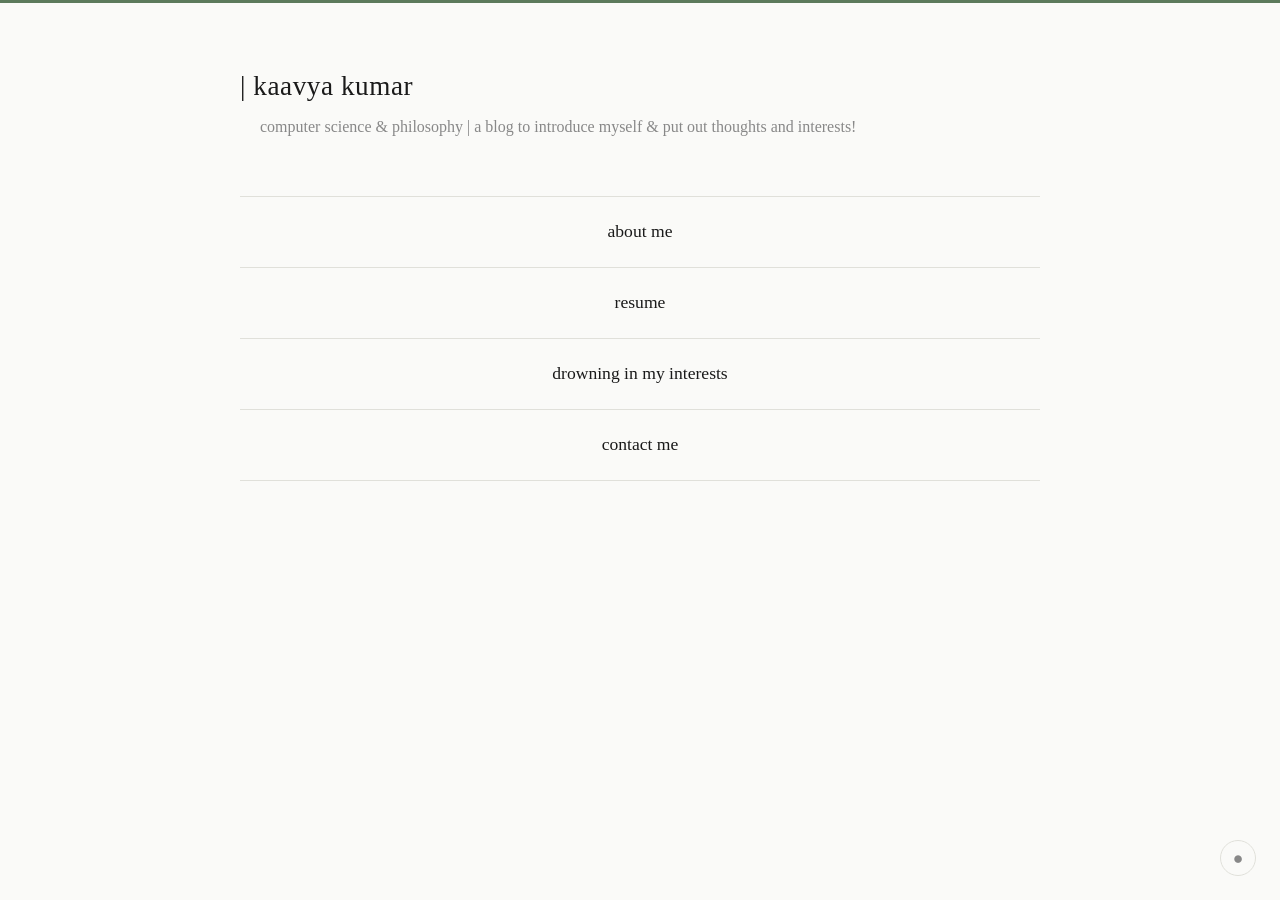
<file: index.html>
<!DOCTYPE html>
<html lang="en">
<head>
  <meta charset="UTF-8">
  <meta name="viewport" content="width=device-width, initial-scale=1.0">
  <title>kaavya</title>
  <link rel="stylesheet" href="style.css">
  <script src="toggle.js"></script>
</head>
<body>
  <main>
    <header>
      <h1><a href="index.html"> | kaavya kumar</a></h1>
      <p> computer science & philosophy | a blog to introduce myself & put out thoughts and interests!</p>
    </header>

    <ul class="menu">
      <li>
        <a href="pages/about.html">about me</a>
        <!-- <time datetime="2026-03-22">2026-03-22</time> -->
      </li>
      <li>
        <a href="blog-cv.pdf">resume</a>
        <!-- <time datetime="2026-03-22">2026-03-22</time> -->
      </li>
      <li>
        <a href="pages/drowning.html">drowning in my interests</a>
      </li> 
       <li>
        <a href="pages/contact.html">contact me</a>
      </li> 
    </ul>
  </main>
</body>
</html>
</file>
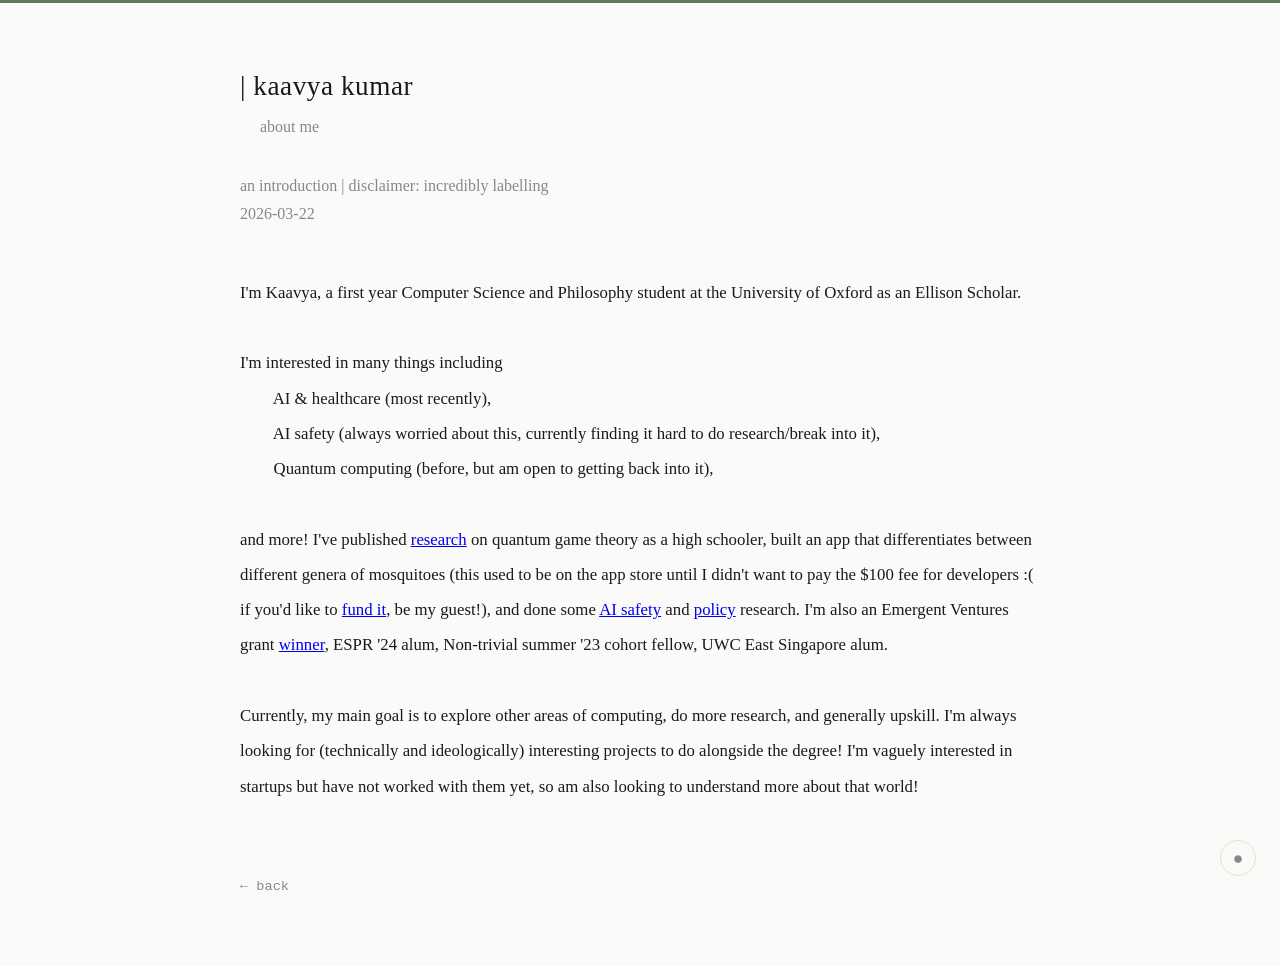
<file: pages/about.html>
<!DOCTYPE html>
<html lang="en">
<head>
  <meta charset="UTF-8">
  <meta name="viewport" content="width=device-width, initial-scale=1.0">
  <title>drowning in my interests — kaavya</title>
  <link rel="stylesheet" href="../style.css">
  <script src="../toggle.js"></script>
</head>
<body>
  <main>
    <header>
      <h1><a href="../index.html">| kaavya kumar</a></h1>
      <p>about me</p>
      
    </header>

    <div class="page-intro">
      <p>an introduction | disclaimer: incredibly labelling <br> <time datetime="2026-03-22">2026-03-22</time></p>
    </div>

    <div class="post-body">
      <p>
        I'm Kaavya, a first year Computer Science and Philosophy student at the University of Oxford as an Ellison Scholar. <br>
        <br>
        I'm interested in many things including
        <br>&emsp;&emsp;AI & healthcare (most recently),
        <br> &emsp;&emsp;AI safety (always worried about this, currently finding it hard to do research/break into it),
        <br>&emsp;&emsp;Quantum computing (before, but am open to getting back into it), 
        <br>
        <br> and more! I've published <a href="https://journals.aps.org/prresearch/abstract/10.1103/PhysRevResearch.7.013104">research</a> on quantum game theory as a high schooler, built an app that differentiates between different genera of mosquitoes (this used to be on the app store until I didn't want to pay the $100 fee for developers :( if you'd like to <a href="fund.html">fund it</a>, be my guest!), and done some <a href="https://papers.ssrn.com/sol3/papers.cfm?abstract_id=5000207">AI safety</a> and <a href="https://papers.ssrn.com/sol3/papers.cfm?abstract_id=4709661">policy</a> research. I'm also an Emergent Ventures grant <a href="https://marginalrevolution.com/marginalrevolution/2024/05/emergent-ventures-34th-cohort.html">winner</a>, ESPR '24 alum, Non-trivial summer '23 cohort fellow, UWC East Singapore alum.
        <br>
        <br> Currently, my main goal is to explore other areas of computing, do more research, and generally upskill. I'm always looking for (technically and ideologically) interesting projects to do alongside the degree! I'm vaguely interested in startups but have not worked with them yet, so am also looking to understand more about that world!
      </p>
     </div>
    <a class="back" href="../index.html">← back</a>
  </main>
</body>
</html>
</file>
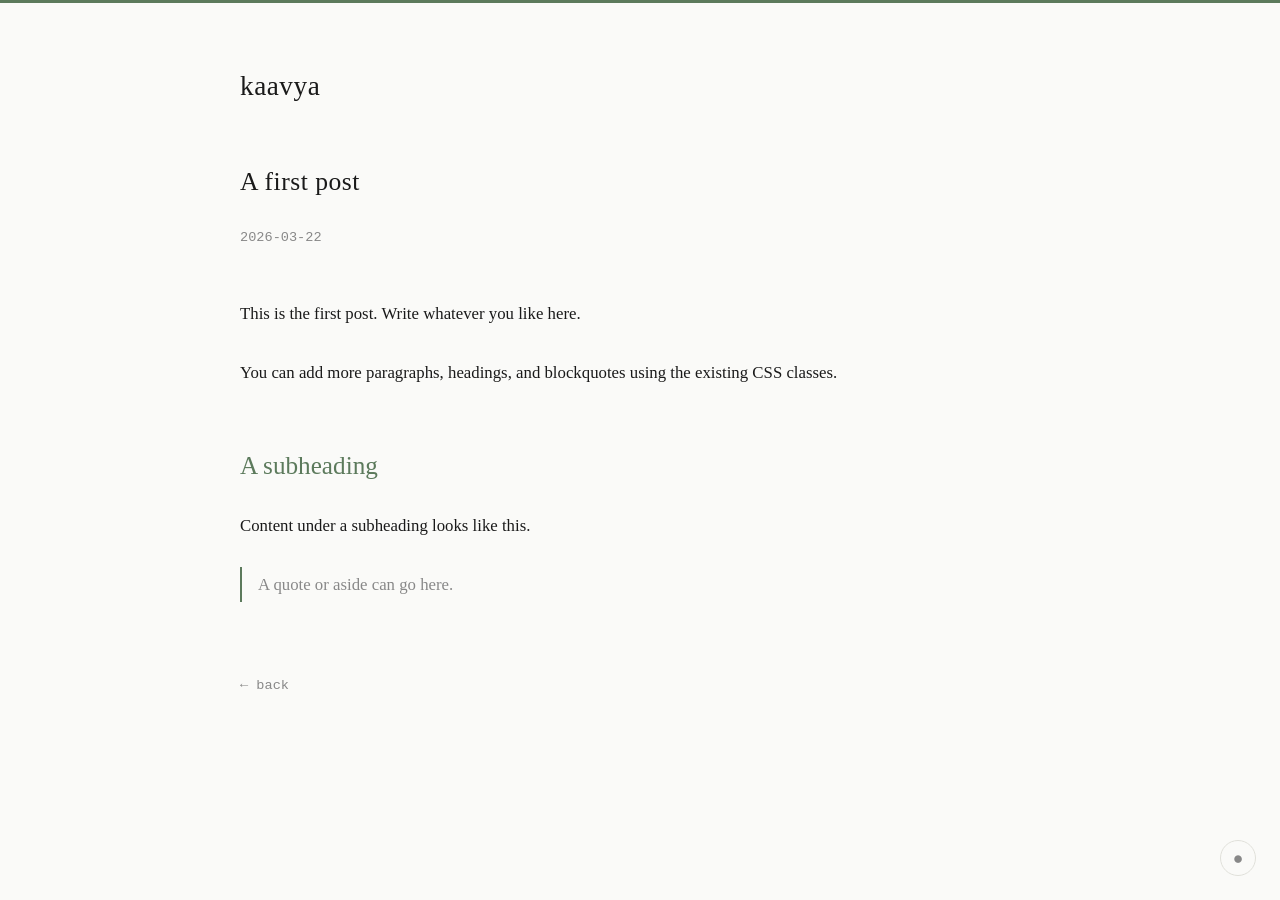
<file: pages/arcade.html>
<!DOCTYPE html>
<html lang="en">
<head>
  <meta charset="UTF-8">
  <meta name="viewport" content="width=device-width, initial-scale=1.0">
  <title>A first post — kaavya</title>
  <link rel="stylesheet" href="../style.css">
  <script src="../toggle.js"></script>
</head>
<body>
  <main>
    <header>
      <h1><a href="../index.html">kaavya</a></h1>
    </header>

    <article>
      <header>
        <h1>A first post</h1>
        <time datetime="2026-03-22">2026-03-22</time>
      </header>

      <div class="post-body">
        <p>
          This is the first post. Write whatever you like here.
        </p>
        <p>
          You can add more paragraphs, headings, and blockquotes using the
          existing CSS classes.
        </p>
        <h2>A subheading</h2>
        <p>
          Content under a subheading looks like this.
        </p>
        <blockquote>
          A quote or aside can go here.
        </blockquote>
      </div>

      <a class="back" href="../index.html">← back</a>
    </article>
  </main>
</body>
</html>
</file>
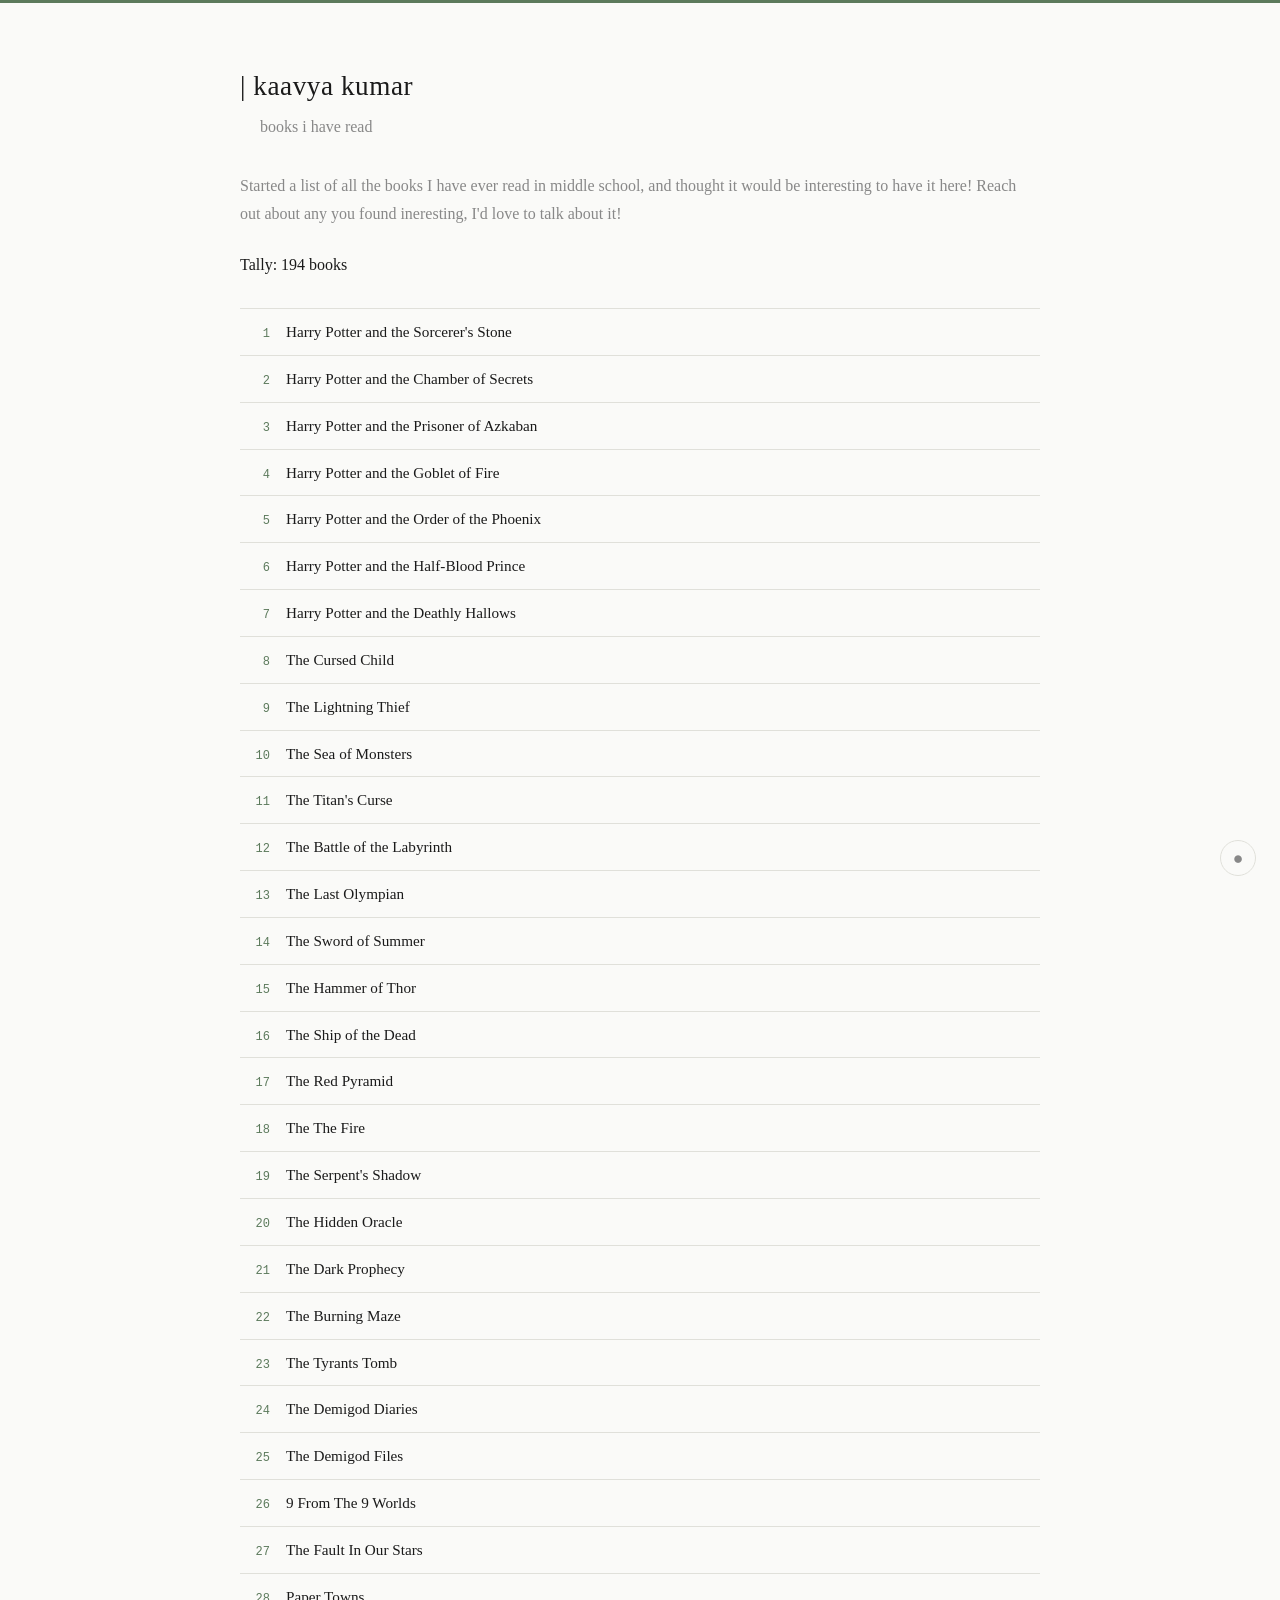
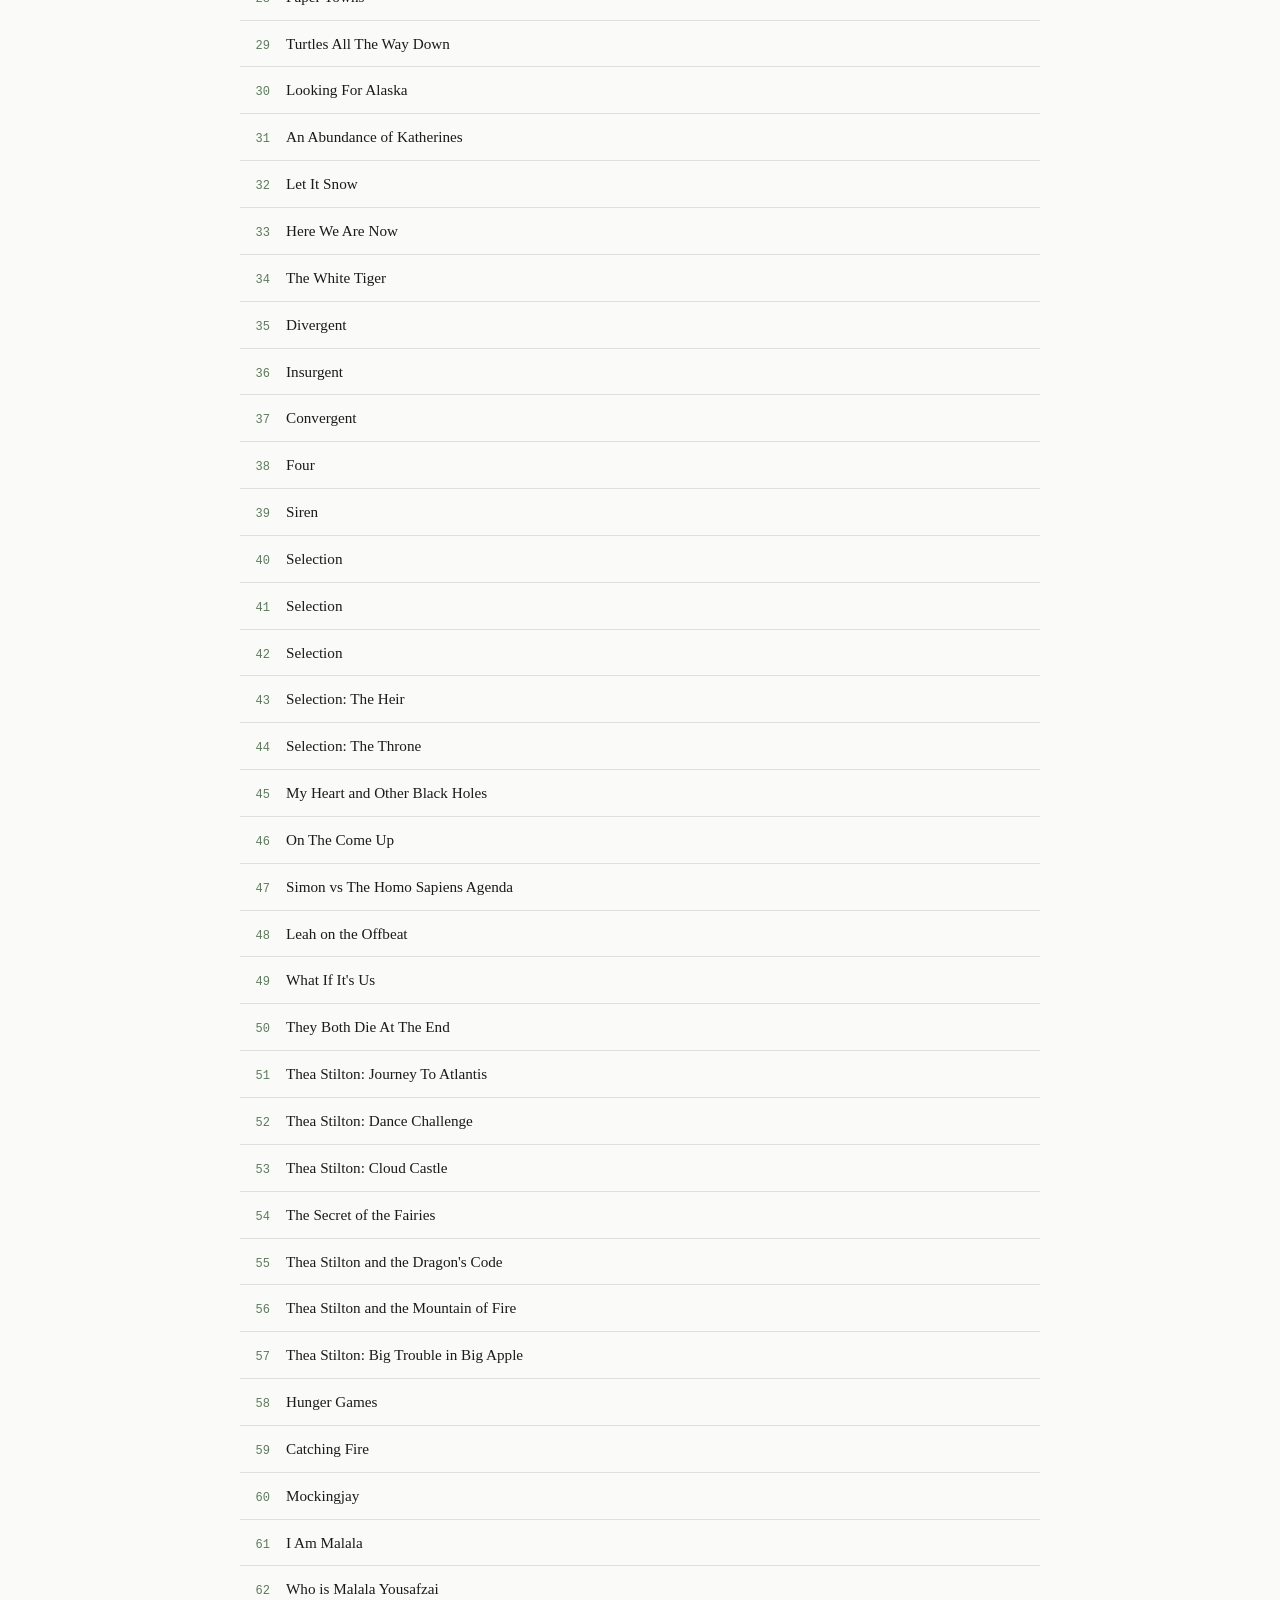
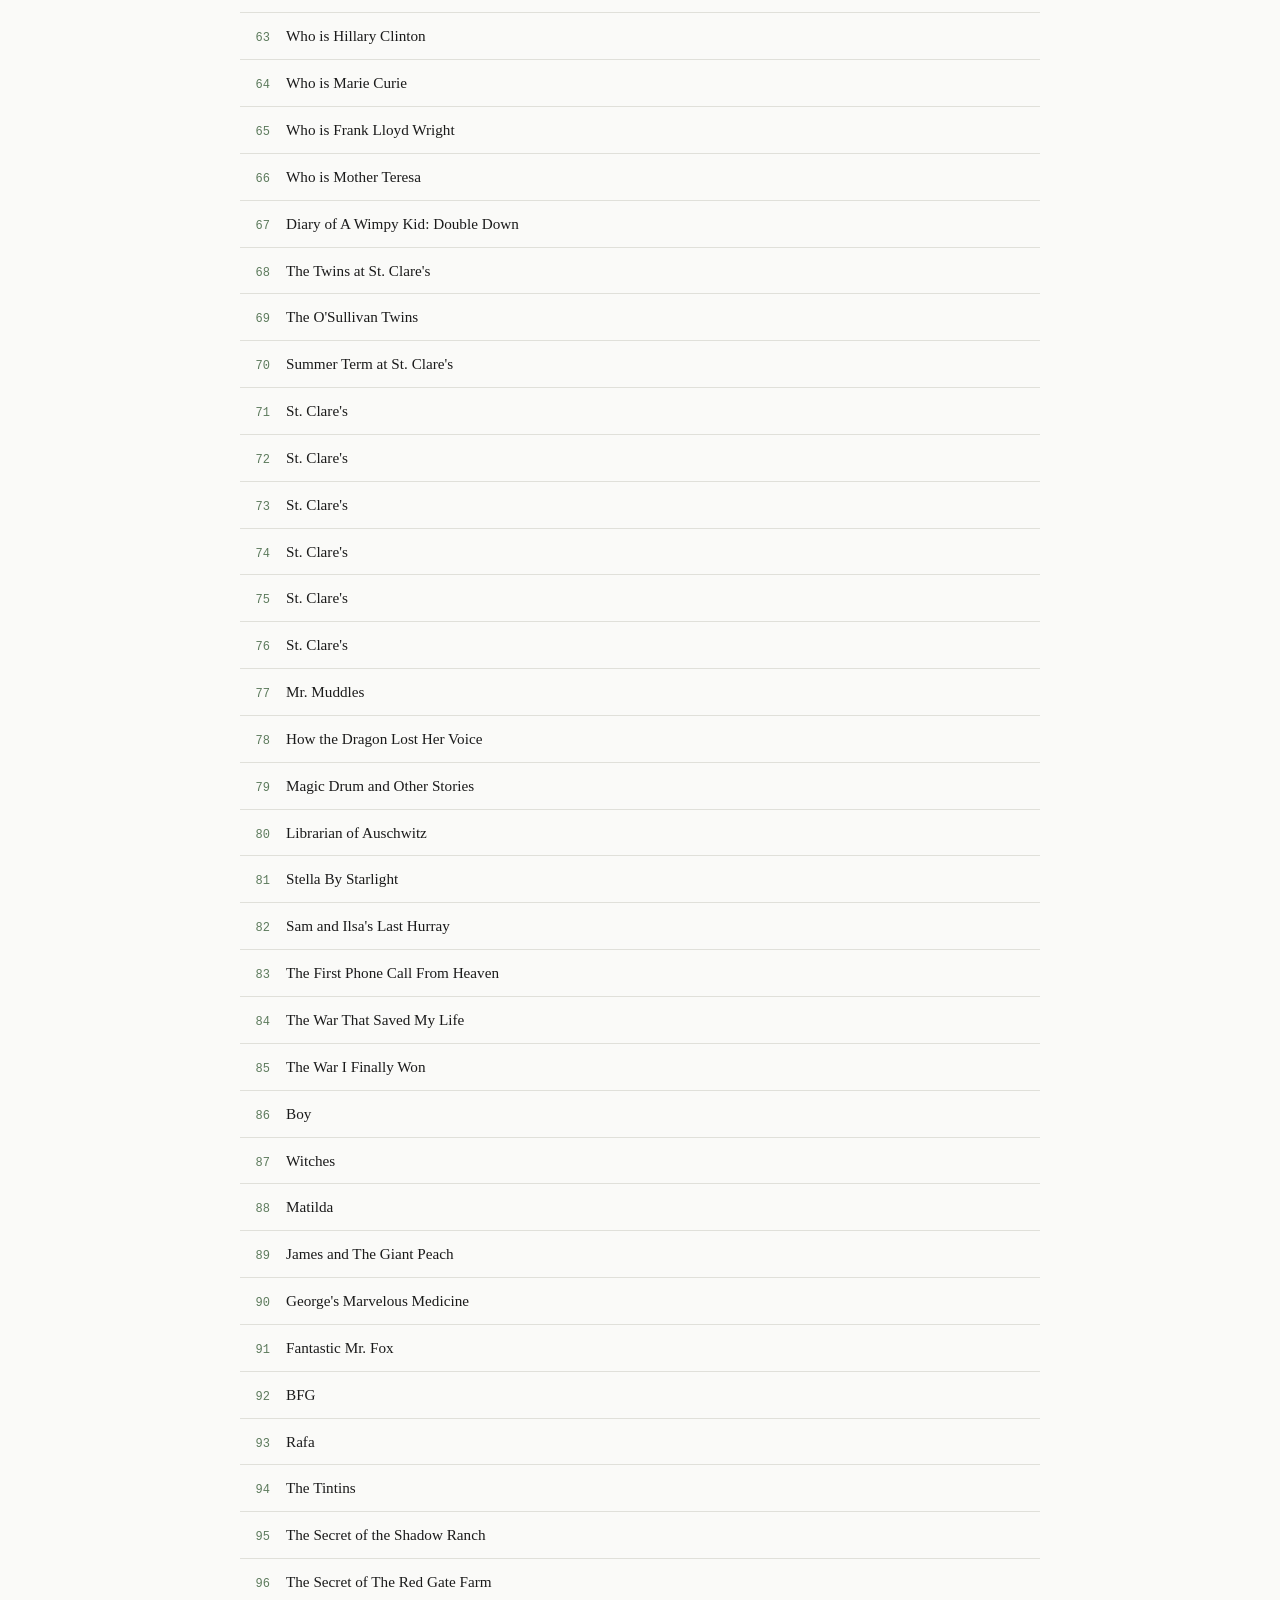
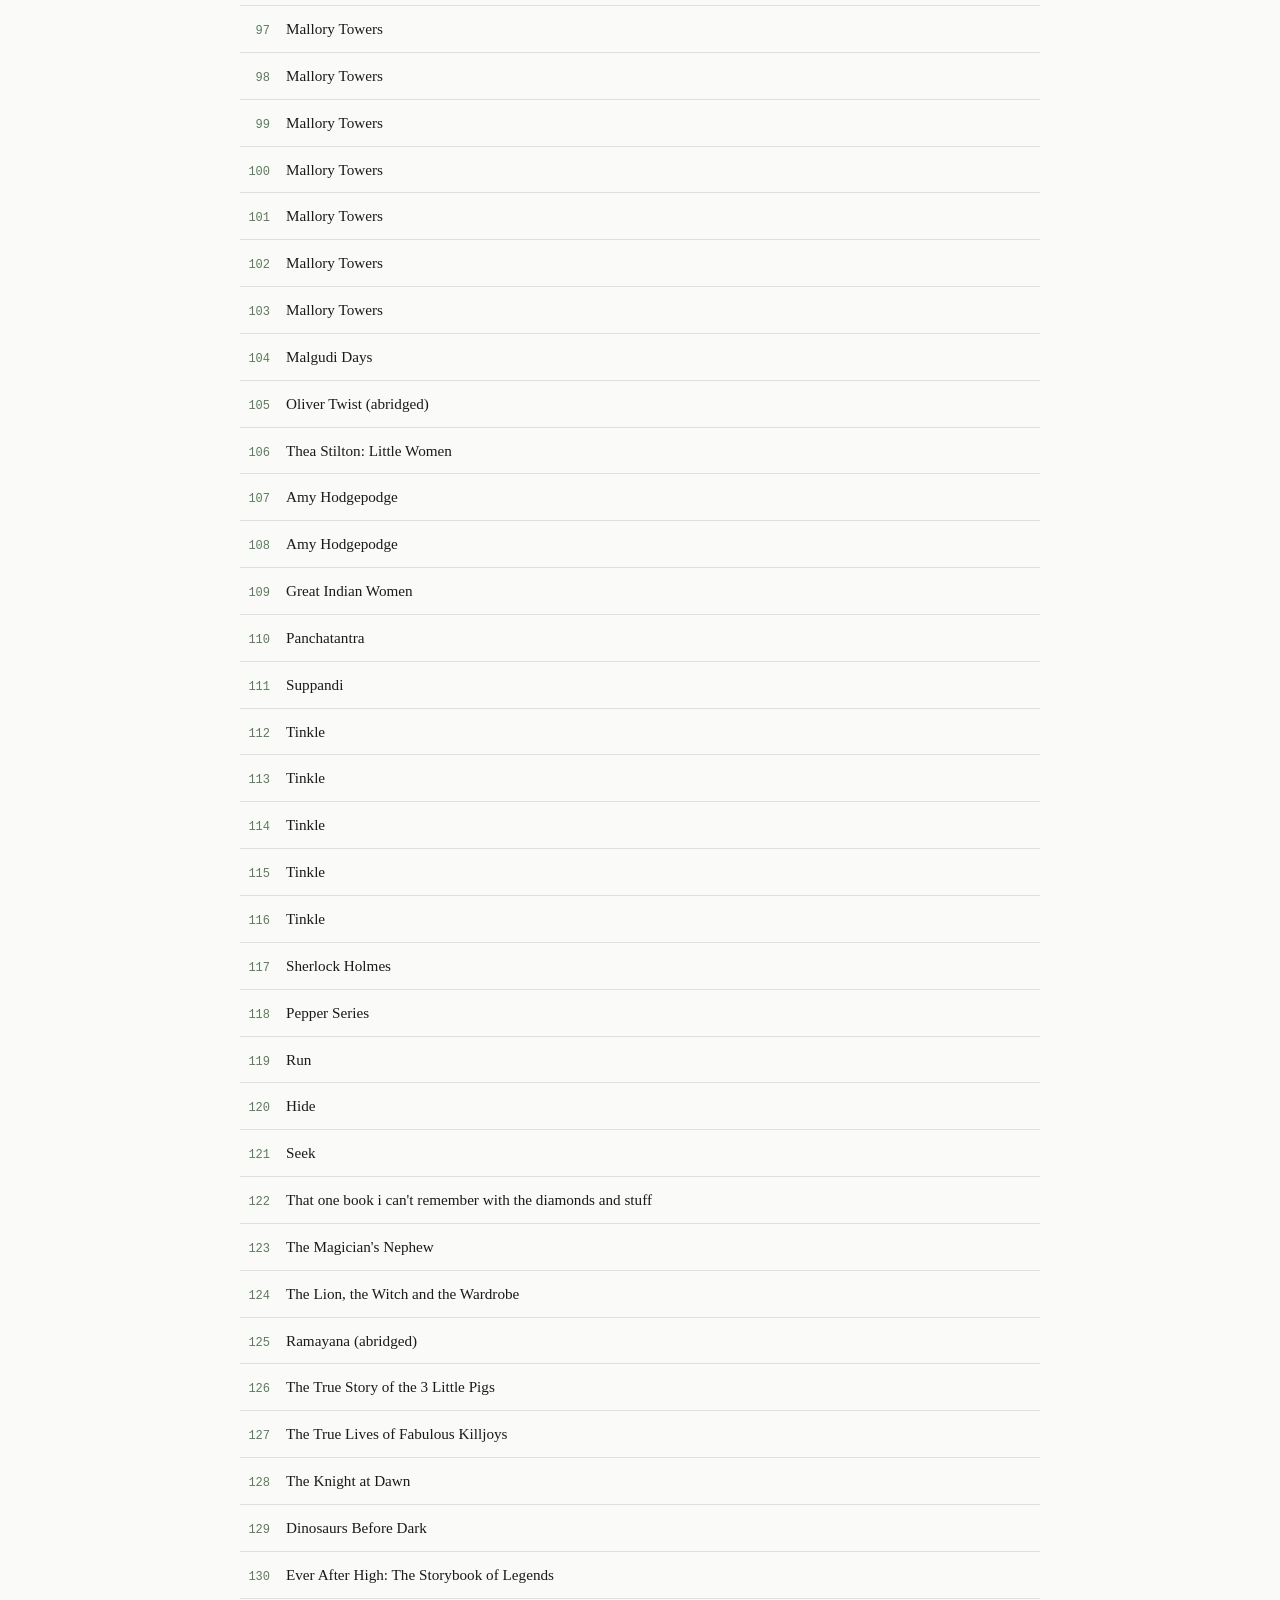
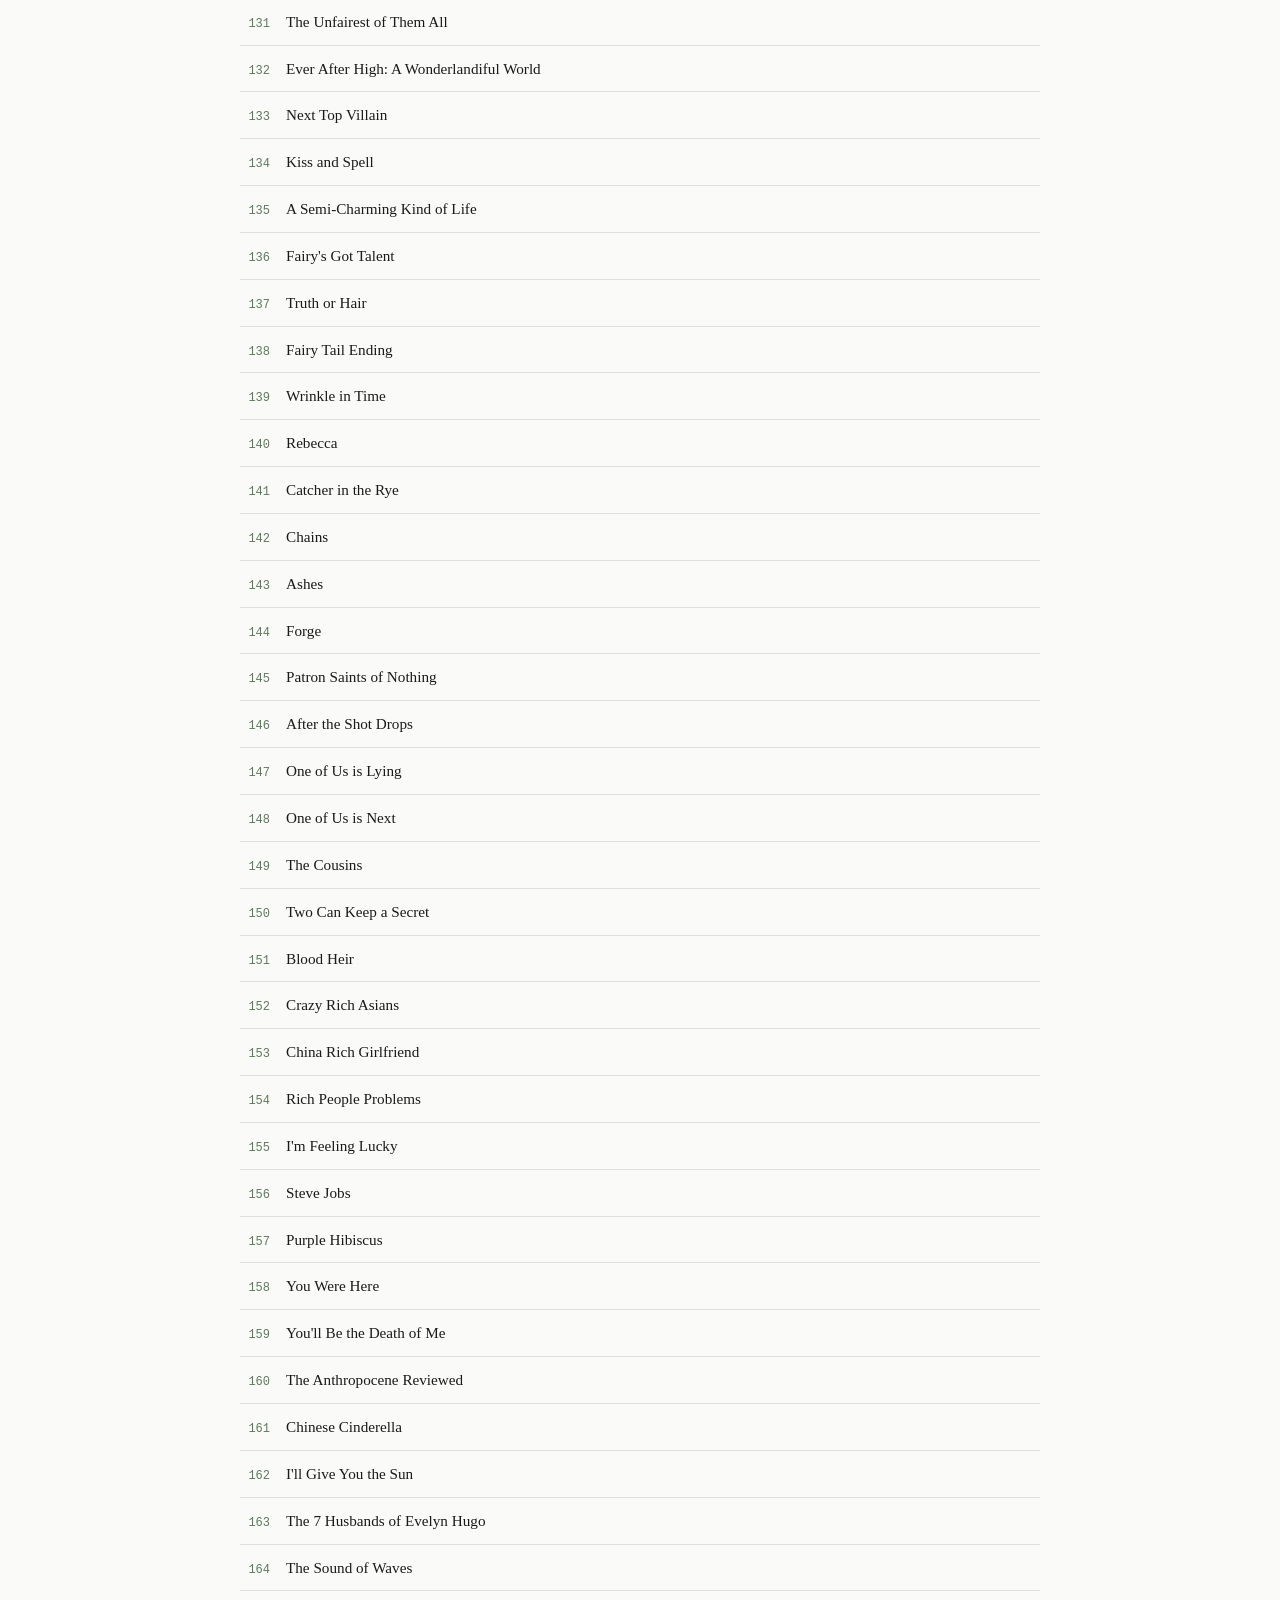
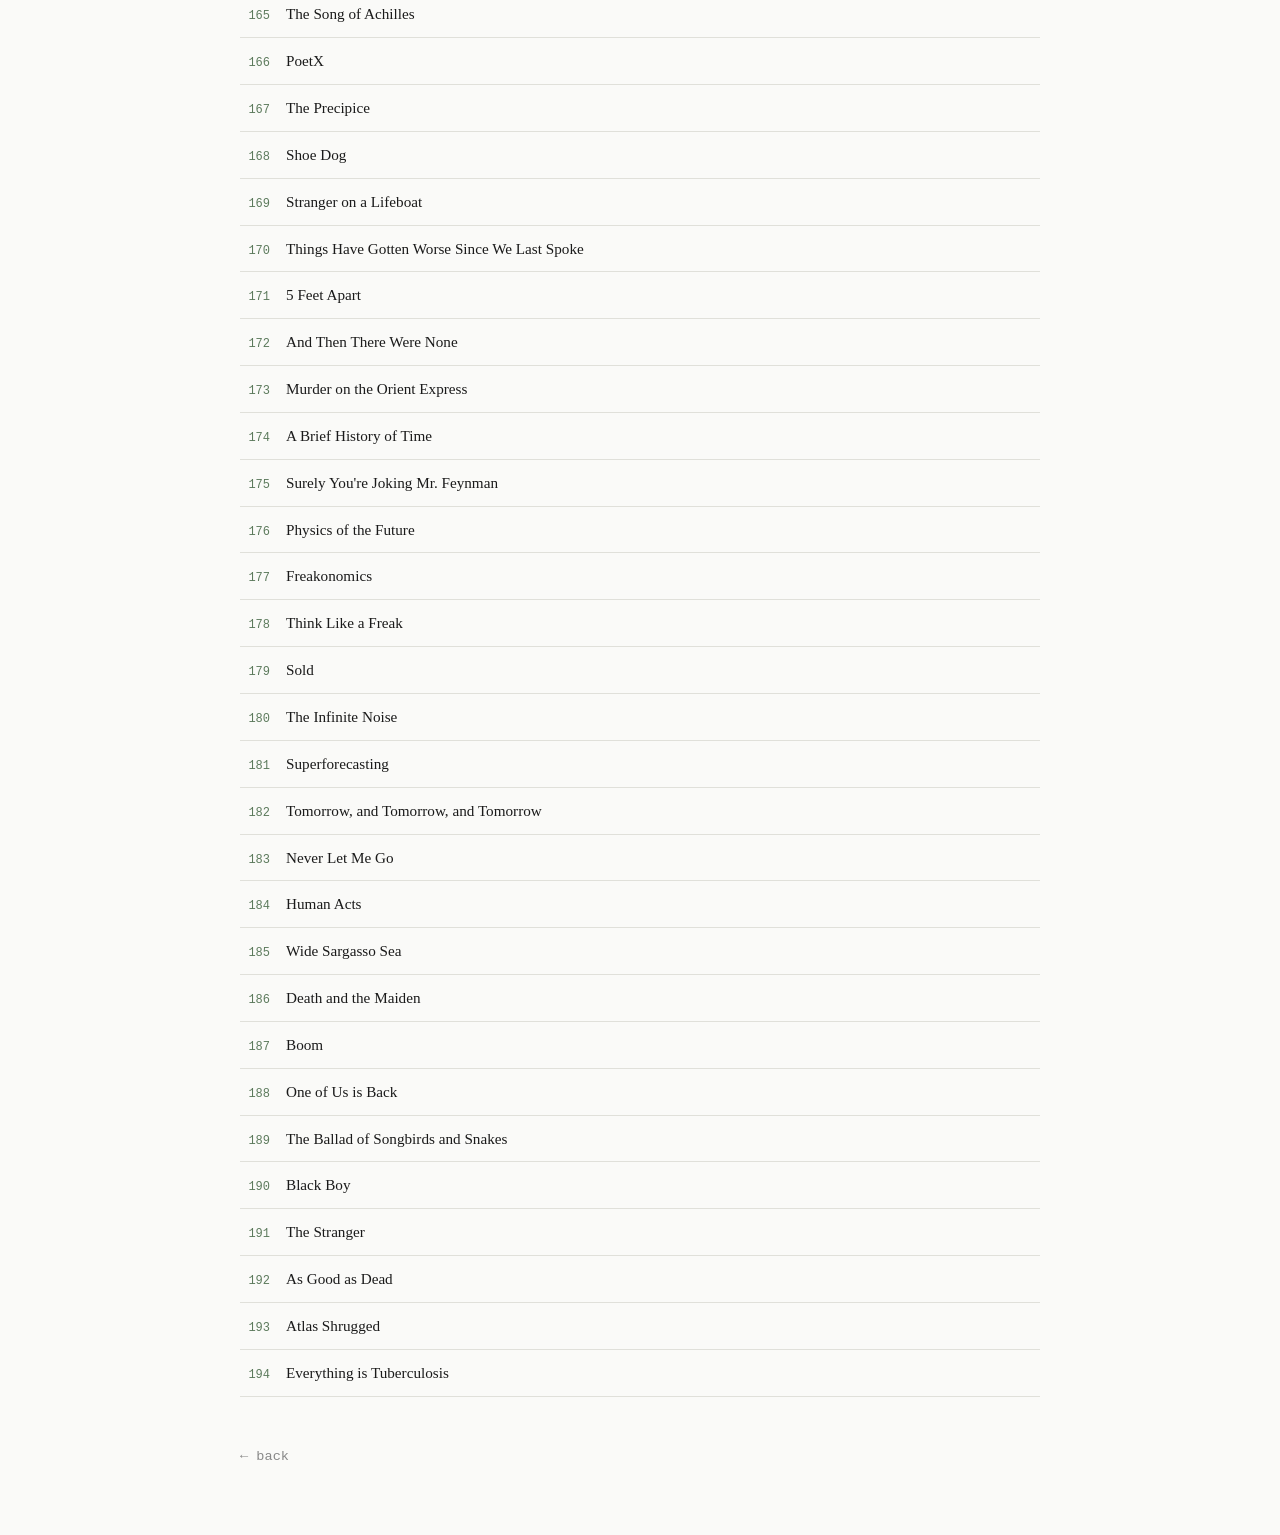
<file: pages/books.html>
<!DOCTYPE html>
<html lang="en">
<head>
  <meta charset="UTF-8">
  <meta name="viewport" content="width=device-width, initial-scale=1.0">
  <title>drowning in my interests — kaavya</title>
  <link rel="stylesheet" href="../style.css">
  <script src="../toggle.js"></script>
</head>
<body>
  <main>
    <header>
      <h1><a href="../index.html">| kaavya kumar</a></h1>
      <p>books i have read</p>
    </header>

    <div class="page-intro">
      <p>Started a list of all the books I have ever read in middle school, and thought it would be interesting to have it here! Reach out about any you found ineresting, I'd love to talk about it!</p>
    </div>
    <div class="tally">
      <p>Tally: 194 books</p>
    </div>

    <ol class="book-list">
      <li>Harry Potter and the Sorcerer's Stone</li>
      <li>Harry Potter and the Chamber of Secrets</li>
      <li>Harry Potter and the Prisoner of Azkaban</li>
      <li>Harry Potter and the Goblet of Fire</li>
      <li>Harry Potter and the Order of the Phoenix</li>
      <li>Harry Potter and the Half-Blood Prince</li>
      <li>Harry Potter and the Deathly Hallows</li>
      <li>The Cursed Child</li>
      <li>The Lightning Thief</li>
      <li>The Sea of Monsters</li>
      <li>The Titan's Curse</li>
      <li>The Battle of the Labyrinth</li>
      <li>The Last Olympian</li>
      <li>The Sword of Summer</li>
      <li>The Hammer of Thor</li>
      <li>The Ship of the Dead</li>
      <li>The Red Pyramid</li>
      <li>The The Fire</li>
      <li>The Serpent's Shadow</li>
      <li>The Hidden Oracle</li>
      <li>The Dark Prophecy</li>
      <li>The Burning Maze</li>
      <li>The Tyrants Tomb</li>
      <li>The Demigod Diaries</li>
      <li>The Demigod Files</li>
      <li>9 From The 9 Worlds</li>
      <li>The Fault In Our Stars</li>
      <li>Paper Towns</li>
      <li>Turtles All The Way Down</li>
      <li>Looking For Alaska</li>
      <li>An Abundance of Katherines</li>
      <li>Let It Snow</li>
      <li>Here We Are Now</li>
      <li>The White Tiger</li>
      <li>Divergent</li>
      <li>Insurgent</li>
      <li>Convergent</li>
      <li>Four</li>
      <li>Siren</li>
      <li>Selection</li>
      <li>Selection</li>
      <li>Selection</li>
      <li>Selection: The Heir</li>
      <li>Selection: The Throne</li>
      <li>My Heart and Other Black Holes</li>
      <li>On The Come Up</li>
      <li>Simon vs The Homo Sapiens Agenda</li>
      <li>Leah on the Offbeat</li>
      <li>What If It's Us</li>
      <li>They Both Die At The End</li>
      <li>Thea Stilton: Journey To Atlantis</li>
      <li>Thea Stilton: Dance Challenge</li>
      <li>Thea Stilton: Cloud Castle</li>
      <li>The Secret of the Fairies</li>
      <li>Thea Stilton and the Dragon's Code</li>
      <li>Thea Stilton and the Mountain of Fire</li>
      <li>Thea Stilton: Big Trouble in Big Apple</li>
      <li>Hunger Games</li>
      <li>Catching Fire</li>
      <li>Mockingjay</li>
      <li>I Am Malala</li>
      <li>Who is Malala Yousafzai</li>
      <li>Who is Hillary Clinton</li>
      <li>Who is Marie Curie</li>
      <li>Who is Frank Lloyd Wright</li>
      <li>Who is Mother Teresa</li>
      <li>Diary of A Wimpy Kid: Double Down</li>
      <li>The Twins at St. Clare's</li>
      <li>The O'Sullivan Twins</li>
      <li>Summer Term at St. Clare's</li>
      <li>St. Clare's</li>
      <li>St. Clare's</li>
      <li>St. Clare's</li>
      <li>St. Clare's</li>
      <li>St. Clare's</li>
      <li>St. Clare's</li>
      <li>Mr. Muddles</li>
      <li>How the Dragon Lost Her Voice</li>
      <li>Magic Drum and Other Stories</li>
      <li>Librarian of Auschwitz</li>
      <li>Stella By Starlight</li>
      <li>Sam and Ilsa's Last Hurray</li>
      <li>The First Phone Call From Heaven</li>
      <li>The War That Saved My Life</li>
      <li>The War I Finally Won</li>
      <li>Boy</li>
      <li>Witches</li>
      <li>Matilda</li>
      <li>James and The Giant Peach</li>
      <li>George's Marvelous Medicine</li>
      <li>Fantastic Mr. Fox</li>
      <li>BFG</li>
      <li>Rafa</li>
      <li>The Tintins</li>
      <li>The Secret of the Shadow Ranch</li>
      <li>The Secret of The Red Gate Farm</li>
      <li>Mallory Towers</li>
      <li>Mallory Towers</li>
      <li>Mallory Towers</li>
      <li>Mallory Towers</li>
      <li>Mallory Towers</li>
      <li>Mallory Towers</li>
      <li>Mallory Towers</li>
      <li>Malgudi Days</li>
      <li>Oliver Twist (abridged)</li>
      <li>Thea Stilton: Little Women</li>
      <li>Amy Hodgepodge</li>
      <li>Amy Hodgepodge</li>
      <li>Great Indian Women</li>
      <li>Panchatantra</li>
      <li>Suppandi</li>
      <li>Tinkle</li>
      <li>Tinkle</li>
      <li>Tinkle</li>
      <li>Tinkle</li>
      <li>Tinkle</li>
      <li>Sherlock Holmes</li>
      <li>Pepper Series</li>
      <li>Run</li>
      <li>Hide</li>
      <li>Seek</li>
      <li>That one book i can't remember with the diamonds and stuff</li>
      <li>The Magician's Nephew</li>
      <li>The Lion, the Witch and the Wardrobe</li>
      <li>Ramayana (abridged)</li>
      <li>The True Story of the 3 Little Pigs</li>
      <li>The True Lives of Fabulous Killjoys</li>
      <li>The Knight at Dawn</li>
      <li>Dinosaurs Before Dark</li>
      <li>Ever After High: The Storybook of Legends</li>
      <li>The Unfairest of Them All</li>
      <li>Ever After High: A Wonderlandiful World</li>
      <li>Next Top Villain</li>
      <li>Kiss and Spell</li>
      <li>A Semi-Charming Kind of Life</li>
      <li>Fairy's Got Talent</li>
      <li>Truth or Hair</li>
      <li>Fairy Tail Ending</li>
      <li>Wrinkle in Time</li>
      <li>Rebecca</li>
      <li>Catcher in the Rye</li>
      <li>Chains</li>
      <li>Ashes</li>
      <li>Forge</li>
      <li>Patron Saints of Nothing</li>
      <li>After the Shot Drops</li>
      <li>One of Us is Lying</li>
      <li>One of Us is Next</li>
      <li>The Cousins</li>
      <li>Two Can Keep a Secret</li>
      <li>Blood Heir</li>
      <li>Crazy Rich Asians</li>
      <li>China Rich Girlfriend</li>
      <li>Rich People Problems</li>
      <li>I'm Feeling Lucky</li>
      <li>Steve Jobs</li>
      <li>Purple Hibiscus</li>
      <li>You Were Here</li>
      <li>You'll Be the Death of Me</li>
      <li>The Anthropocene Reviewed</li>
      <li>Chinese Cinderella</li>
      <li>I'll Give You the Sun</li>
      <li>The 7 Husbands of Evelyn Hugo</li>
      <li>The Sound of Waves</li>
      <li>The Song of Achilles</li>
      <li>PoetX</li>
      <li>The Precipice</li>
      <li>Shoe Dog</li>
      <li>Stranger on a Lifeboat</li>
      <li>Things Have Gotten Worse Since We Last Spoke</li>
      <li>5 Feet Apart</li>
      <li>And Then There Were None</li>
      <li>Murder on the Orient Express</li>
      <li>A Brief History of Time</li>
      <li>Surely You're Joking Mr. Feynman</li>
      <li>Physics of the Future</li>
      <li>Freakonomics</li>
      <li>Think Like a Freak</li>
      <li>Sold</li>
      <li>The Infinite Noise</li>
      <li>Superforecasting</li>
      <li>Tomorrow, and Tomorrow, and Tomorrow</li>
      <li>Never Let Me Go</li>
      <li>Human Acts</li>
      <li>Wide Sargasso Sea</li>
      <li>Death and the Maiden</li>
      <li>Boom</li>
      <li>One of Us is Back</li>
      <li>The Ballad of Songbirds and Snakes</li>
      <li>Black Boy</li>
      <li>The Stranger</li>
      <li>As Good as Dead</li>
      <li>Atlas Shrugged</li>
      <li>Everything is Tuberculosis</li>
    </ol>

    <a class="back" href="drowning.html">← back</a>
  </main>
</body>
</html>
</file>
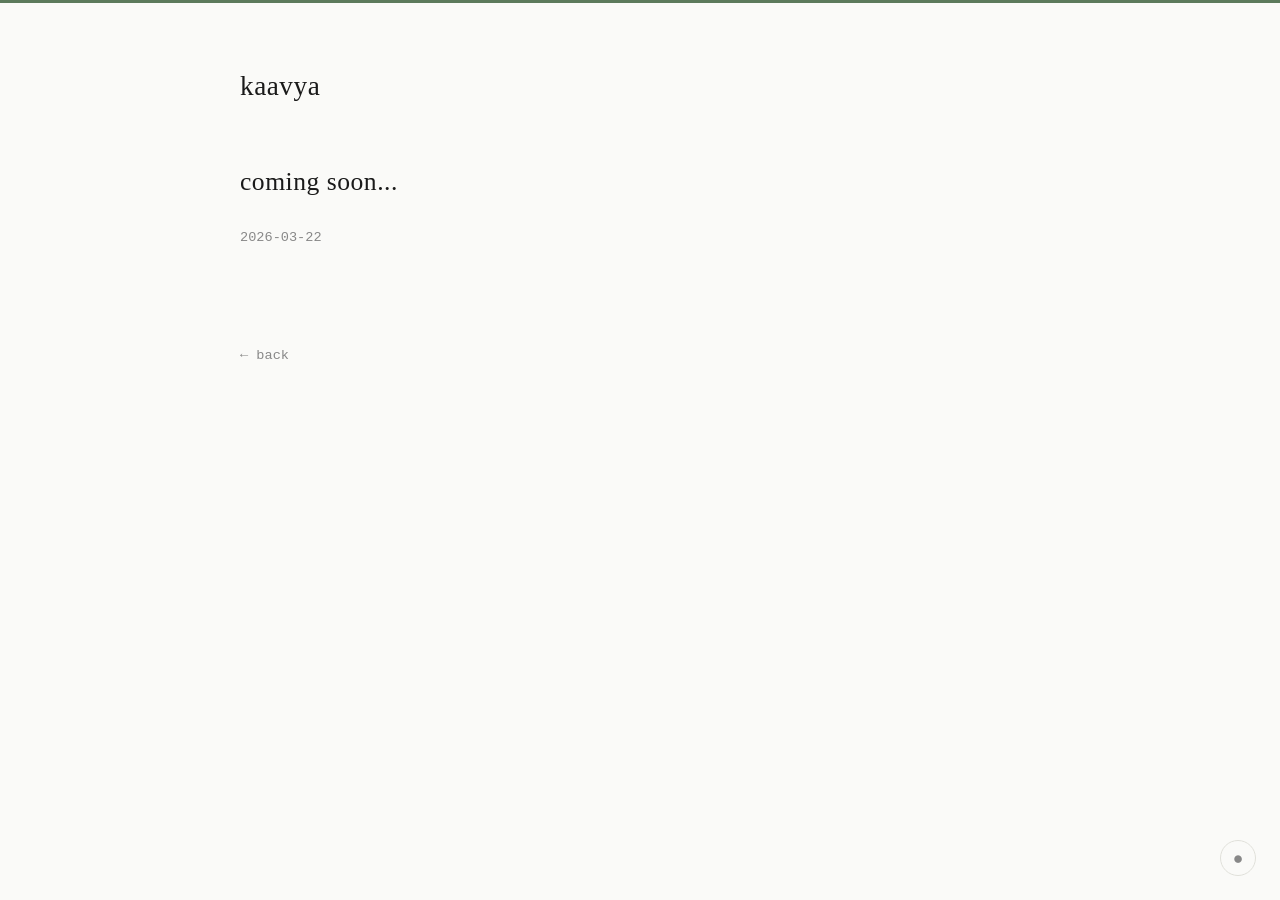
<file: pages/coming-soon.html>
<!DOCTYPE html>
<html lang="en">
<head>
  <meta charset="UTF-8">
  <meta name="viewport" content="width=device-width, initial-scale=1.0">
  <title>A first post — kaavya</title>
  <link rel="stylesheet" href="../style.css">
  <script src="../toggle.js"></script>
</head>
<body>
  <main>
    <header>
      <h1><a href="../index.html">kaavya</a></h1>
    </header>

    <article>
      <header>
        <h1>coming soon...</h1>
        <time datetime="2026-03-22">2026-03-22</time>
      </header>
      <a class="back" href="../index.html">← back</a>
    </article>
  </main>
</body>
</html>
</file>
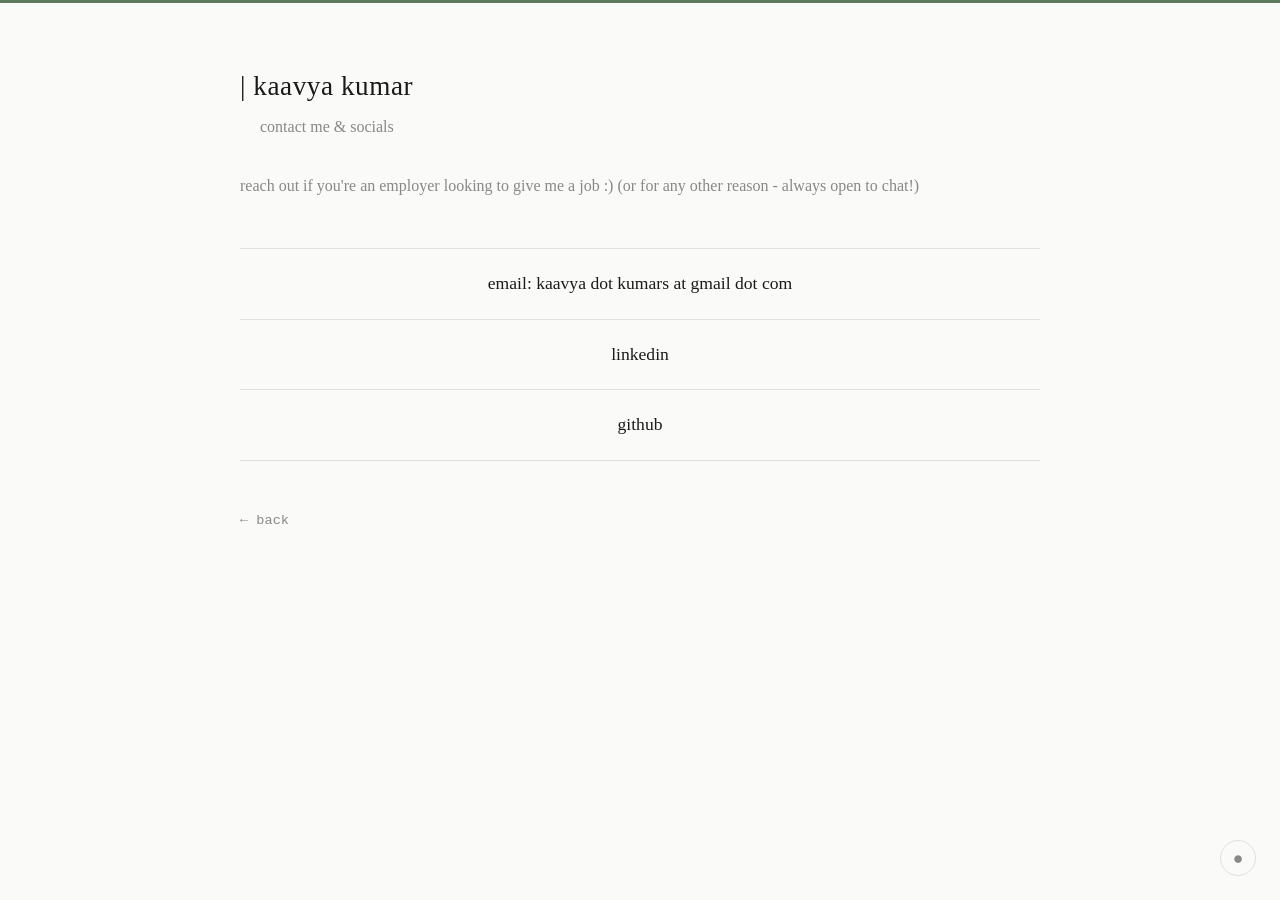
<file: pages/contact.html>
<!DOCTYPE html>
<html lang="en">
<head>
  <meta charset="UTF-8">
  <meta name="viewport" content="width=device-width, initial-scale=1.0">
  <title>drowning in my interests — kaavya</title>
  <link rel="stylesheet" href="../style.css">
  <script src="../toggle.js"></script>
</head>
<body>
  <main>
    <header>
      <h1><a href="../index.html">| kaavya kumar</a></h1>
      <p>contact me & socials</p>
    </header>

    <div class="page-intro">
      <p>reach out if you're an employer looking to give me a job :) (or for any other reason - always open to chat!)</p>
    </div>

    <ul class="menu">
      <li>
        <a href="mailto:kaavya.kumars@gmail.com" >email: kaavya dot kumars at gmail dot com</a>
      </li>
      <li>
        <a href="https://www.linkedin.com/in/kaavya-kumar-679876245/">linkedin</a>
      </li>
      <li>
        <a href="https://github.com/KK-59">github</a>
      </li>
    </ul>

    <a class="back" href="../index.html">← back</a>
  </main>
</body>
</html>
</file>
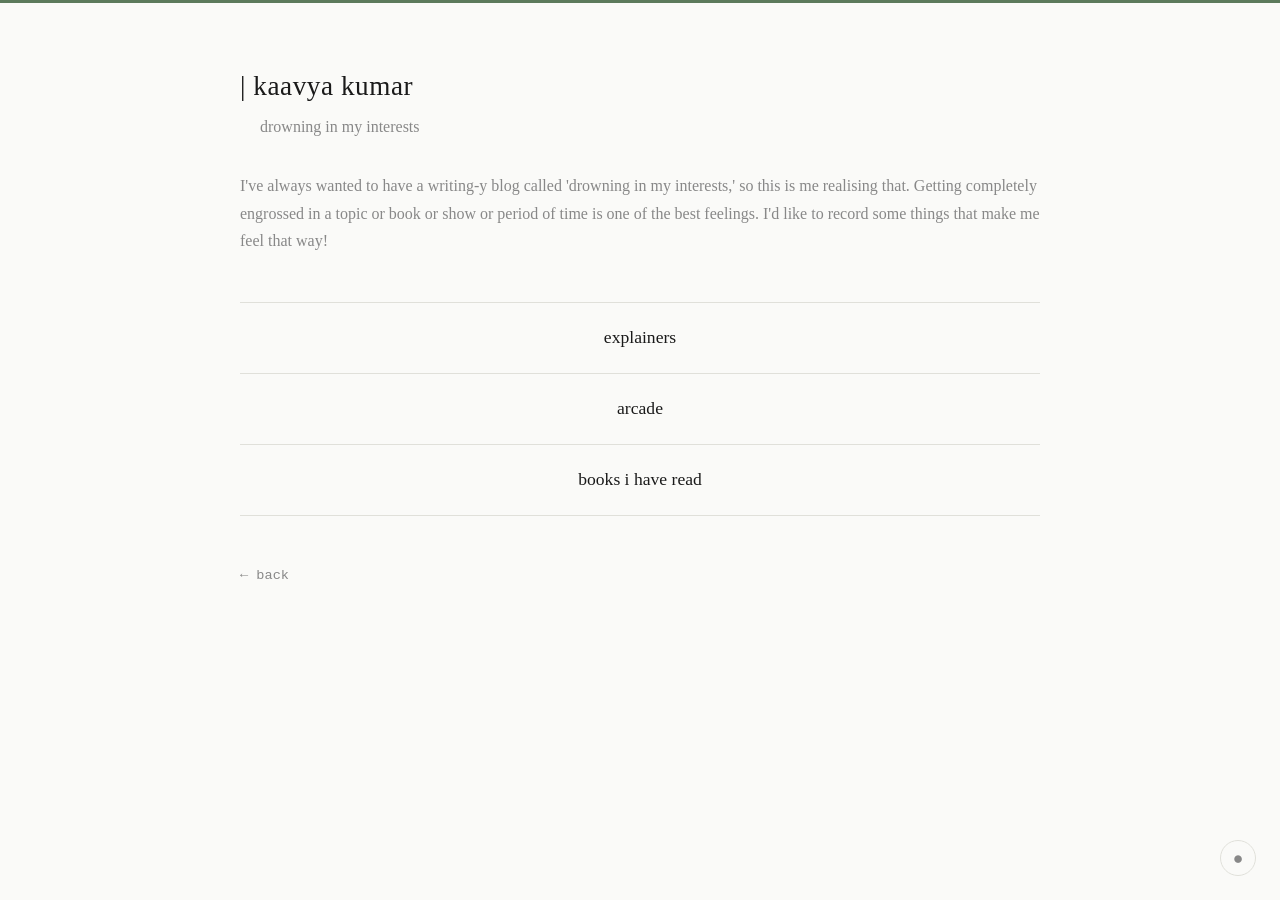
<file: pages/drowning.html>
<!DOCTYPE html>
<html lang="en">
<head>
  <meta charset="UTF-8">
  <meta name="viewport" content="width=device-width, initial-scale=1.0">
  <title>drowning in my interests — kaavya</title>
  <link rel="stylesheet" href="../style.css">
  <script src="../toggle.js"></script>
</head>
<body>
  <main>
    <header>
      <h1><a href="../index.html">| kaavya kumar</a></h1>
      <p>drowning in my interests</p>
    </header>

    <div class="page-intro">
      <p>I've always wanted to have a writing-y blog called 'drowning in my interests,' so this is me realising that. Getting completely engrossed in a topic or book or show or period of time is one of the best feelings. I'd like to record some things that make me feel that way!</p>
    </div>

    <ul class="menu">
      <li>
        <a href="coming-soon.html">explainers</a>
      </li>
      <li>
        <a href="coming-soon.html">arcade</a>
      </li>
      <li>
        <a href="books.html">books i have read</a>
      </li>
    </ul>

    <a class="back" href="../index.html">← back</a>
  </main>
</body>
</html>
</file>
<file: style.css>
*, *::before, *::after {
  box-sizing: border-box;
  margin: 0;
  padding: 0;
}

:root {
  --bg: #fafaf8;
  --text: #1a1a1a;
  --muted: #888;
  --accent: #5c7a5c;
  --border: #e0e0da;
  --max-width: 800px;
}

@media (prefers-color-scheme: dark) {
  :root:not([data-theme="light"]) {
    --bg: #181816;
    --text: #e4e4e0;
    --muted: #777;
    --accent: #7aa07a;
    --border: #2e2e2a;
  }
}

[data-theme="dark"] {
  --bg: #181816;
  --text: #e4e4e0;
  --muted: #777;
  --accent: #7aa07a;
  --border: #2e2e2a;
}

[data-theme="light"] {
  --bg: #fafaf8;
  --text: #1a1a1a;
  --muted: #888;
  --accent: #5c7a5c;
  --border: #e0e0da;
}

/* ── Theme toggle button ── */
#theme-toggle {
  position: fixed;
  bottom: 24px;
  right: 24px;
  background: none;
  border: 1px solid var(--border);
  color: var(--muted);
  font-size: 1.1rem;
  width: 36px;
  height: 36px;
  border-radius: 50%;
  cursor: pointer;
  display: flex;
  align-items: center;
  justify-content: center;
  transition: color 0.2s, border-color 0.2s;
}

#theme-toggle:hover {
  color: var(--accent);
  border-color: var(--accent);
}

body {
  background: var(--bg);
  color: var(--text);
  font-family: "Georgia", serif;
  font-size: clamp(17px, 2.5vw, 29px);
  line-height: 1.7;
  padding: clamp(24px, 5vw, 60px) clamp(16px, 4vw, 24px);
  border-top: 3px solid var(--accent);
}

main {
  max-width: var(--max-width);
  width: 100%;
  margin: 0 auto;
}

/* ── Header ── */
header {
  margin-bottom: 32px;
  padding-bottom: 24px;
}

header h1 {
  font-size: 1.7rem;
  font-weight: normal;
  letter-spacing: 0.02em;
}

header h1 a {
  color: var(--text);
  text-decoration: none;
}

header h1 a:hover {
  color: var(--accent);
}

header p {
  font-size: 1rem;
  color: var(--muted);
  margin-top: 4px;
  margin-left: 20px;
}

/* ── Page intro ── */
.page-intro {
  margin-top: -24px;
  margin-bottom: 48px;
  color: var(--muted);
  font-size: 1rem;
}

/* ── tally ── */
.tally {
  margin-top: -24px;
  margin-bottom: 30px;
  font-size: 1rem;
}

/* ── Menu ── */
.menu {
  list-style: none;
  text-align: center;
}

.menu li {
  display: flex;
  justify-content: center;
  align-items: baseline;
  gap: 16px;
  padding: 20px 0;
  border-bottom: 1px solid var(--border);
}

.menu li:first-child {
  border-top: 1px solid var(--border);
}

.menu a {
  color: var(--text);
  text-decoration: none;
  font-size: 1.1rem;
}

.menu a:hover {
  color: var(--accent);
}

.menu time {
  color: var(--muted);
  font-size: 0.85rem;
  white-space: nowrap;
  font-family: "Courier New", monospace;
}

/* ── Book list ── */
.book-list {
  list-style: none;
  counter-reset: book-counter;
}

.book-list li {
  counter-increment: book-counter;
  display: flex;
  align-items: baseline;
  gap: 16px;
  padding: 10px 0;
  border-bottom: 1px solid var(--border);
  font-size: 0.95rem;
}

.book-list li:first-child {
  border-top: 1px solid var(--border);
}

.book-list li::before {
  content: counter(book-counter);
  color: var(--accent);
  font-size: 0.75rem;
  font-family: "Courier New", monospace;
  min-width: 2.5em;
  text-align: right;
  flex-shrink: 0;
}

/* ── Media list ── */
.media-list {
  list-style: none;
  counter-reset: media-counter;
}

.media-list li {
  counter-increment: media-counter;
  display: flex;
  align-items: baseline;
  gap: 16px;
  padding: 10px 0;
  border-bottom: 1px solid var(--border);
  font-size: 1.2rem;
}

.media-list li:first-child {
  border-top: 1px solid var(--border);
}

.media-list li::before {
  content: counter(media-counter);
  color: var(--accent);
  font-size: 0.75rem;
  font-family: "Courier New", monospace;
  min-width: 2.5em;
  text-align: right;
  flex-shrink: 0;
}

/* ── Post page ── */
article {
  margin-top: 0;
}

article header {
  border-bottom: none;
  margin-bottom: 40px;
  padding-bottom: 0;
}

article header h1 {
  font-size: 1.6rem;
  font-weight: normal;
  line-height: 1.3;
  margin-bottom: 8px;
}

article header time {
  color: var(--muted);
  font-size: 0.85rem;
  font-family: "Courier New", monospace;
}

.post-body {
  font-size: 1.05rem;
  line-height: 2.1;
}

.post-body p {
  margin-bottom: 1.4em;
}

.post-body h2 {
  font-size: 1.1 rem;
  font-weight: normal;
  margin: 2em 0 0.6em;
  color: var(--accent);
}

.post-body blockquote {
  border-left: 2px solid var(--accent);
  padding-left: 16px;
  color: var(--muted);
  margin: 1.4em 0;
}

/* ── Footer / back link ── */
.back {
  display: inline-block;
  margin-top: 48px;
  font-size: 0.85rem;
  color: var(--muted);
  text-decoration: none;
  font-family: "Courier New", monospace;
}

.back:hover {
  color: var(--accent);
}
</file>
